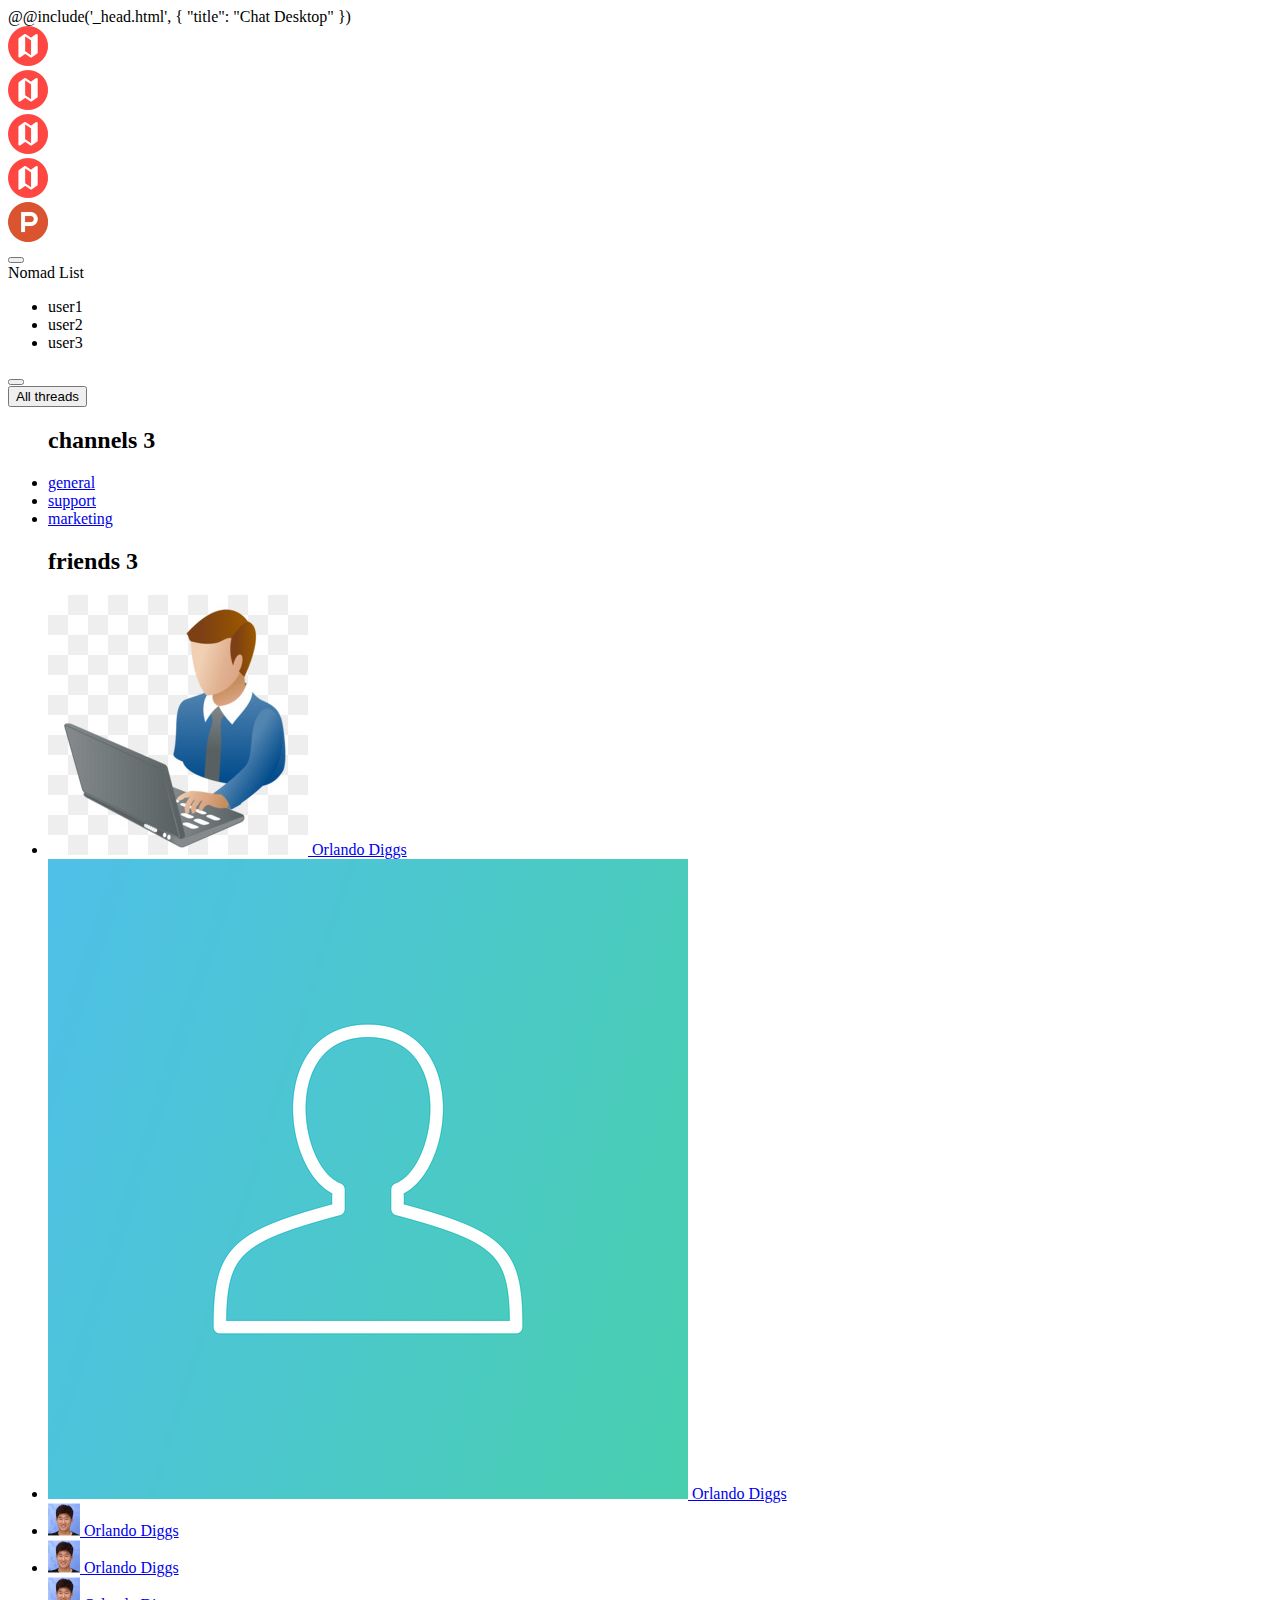
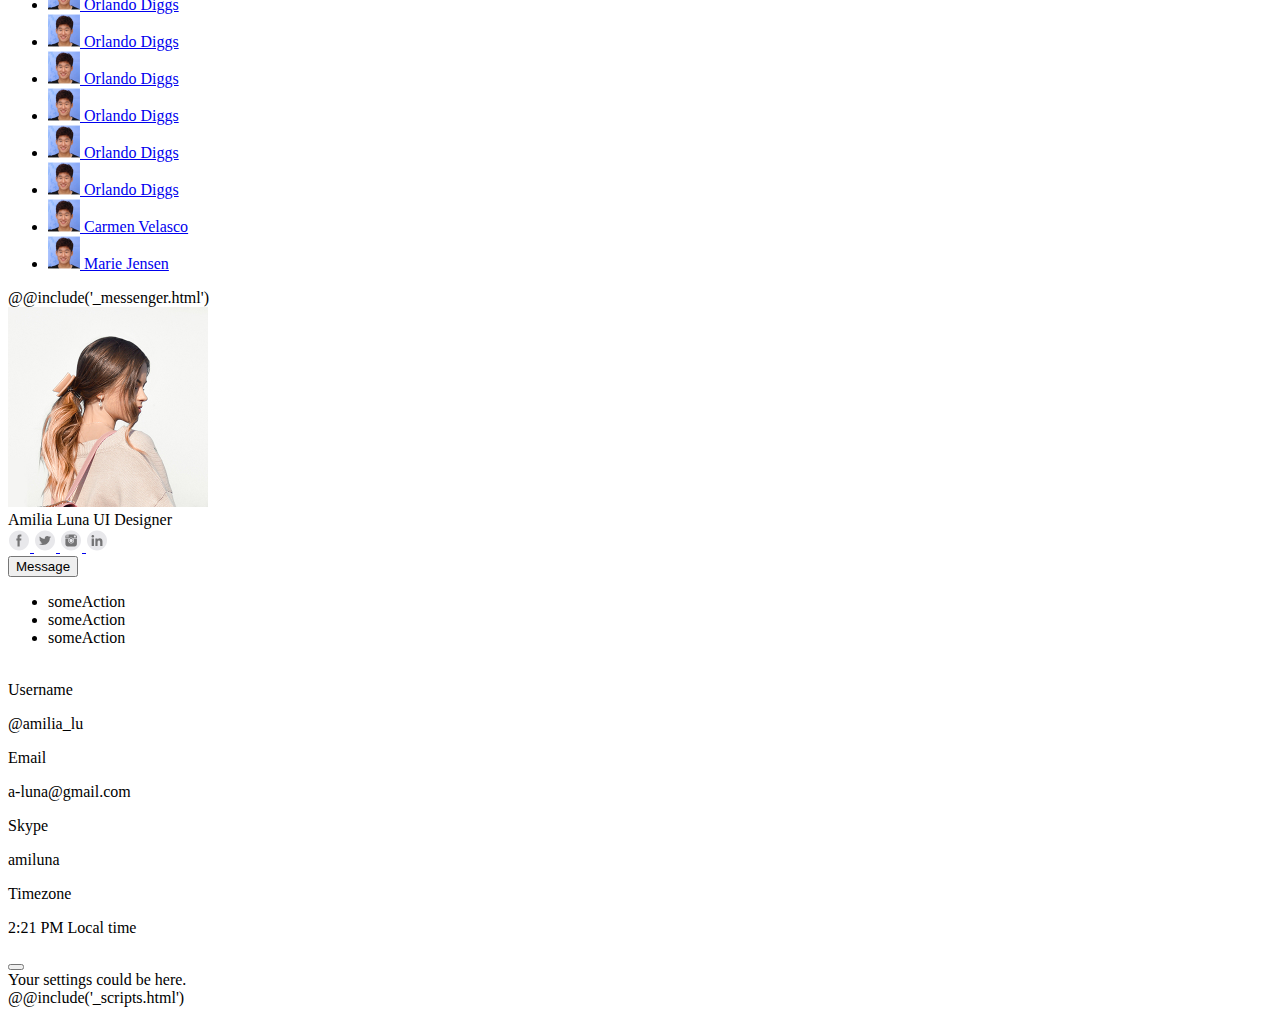
<file: #src/index.html>
<!DOCTYPE html>
<html lang="en">

@@include('_head.html', {
"title": "Chat Desktop"
})

<body>

    <main class="main">
        <div class="main__body">
            <section class='navigation'>
                <div class='navigation__body'>
                    <div class="chats scrollable">
                        <div class="chats__body">
                            <div class='chats__chat-ref active'>
                                <a href='#' target='_self'>
                                    <img src="img/chat1.jpg" alt='chat1'>
                                </a>
                            </div>
                            <div class='chats__chat-ref'>
                                <a href='#' target='_self'>
                                    <img src="img/chat1.jpg" alt='chat1'>
                                </a>
                            </div>
                            <div class='chats__chat-ref'>
                                <a href='#' target='_self'>
                                    <img src="img/chat1.jpg" alt='chat1'>
                                </a>
                            </div>
                            <div class='chats__chat-ref'>
                                <a href='#' target='_self'>
                                    <img src="img/chat1.jpg" alt='chat1'>
                                </a>
                            </div>
                            <div class='chats__chat-ref'>
                                <a href='#' target='_self'>
                                    <img src="img/chat2.jpg" alt='chat2'>
                                </a>
                            </div>
                        </div>
                        <button class="chats__add-chat _icon-createChat" aria-label='addChat' type='button'>
                        </button>
                    </div>
                    <div class="general-nav scrollable">
                        <div class="general-nav__body">
                            <div class="general-nav__block general-nav__main-block">
                                <div class="submenu-open-button chat-users__show-button">
                                    Nomad List
                                    <ul class="chat-users">
                                        <li class="chat-user">user1</li>
                                        <li class="chat-user">user2</li>
                                        <li class="chat-user">user3</li>
                                    </ul>
                                </div>
                                <button class="general-nav__settings _icon-settings" aria-label='general-settings'
                                    data-modal-link="settings" type='menu'>
                                </button>
                            </div>
                            <div class="general-nav__block">
                                <button class="threads-menu _icon-threadsIcon" aria-label='All treads' type='menu'>All
                                    threads</button>
                            </div>
                            <ul class="general-nav__block nav-list channels">
                                <h2 class="general-nav__title nav-list__info">channels <span>3</span></h2>
                                <li class="nav-list__elem channel">
                                    <a href='#' target='_blank' rel='noopener noreferrer'>general</a>
                                </li>
                                <li class="nav-list__elem channel">
                                    <a href='#' target='_blank' rel='noopener noreferrer'>support</a>
                                </li>
                                <li class="nav-list__elem channel">
                                    <a href='#' target='_blank' rel='noopener noreferrer'>marketing</a>
                                </li>
                            </ul>
                            <ul class="general-nav__block nav-list friends">
                                <h2 class="general-nav__title nav-list__info">friends <span>3</span></h2>
                                <li class="nav-list__elem friend">
                                    <a href="#">
                                        <div class="status-ball active"></div>
                                        <img class="friend__image" src="img/user2.jpg" alt="user">
                                        <span>Orlando Diggs</span>
                                    </a>
                                </li>
                                <li class="nav-list__elem friend">
                                    <a href="#">
                                        <div class="status-ball active"></div>
                                        <img class="friend__image" src="img/user3.jpg" alt="user">
                                        <span>Orlando Diggs</span>
                                    </a>
                                </li>
                                <li class="nav-list__elem friend">
                                    <a href="#">
                                        <div class="status-ball active"></div>
                                        <img class="friend__image" src="img/user1.jpg" alt="user">
                                        <span>Orlando Diggs</span>
                                    </a>
                                </li>
                                <li class="nav-list__elem friend">
                                    <a href="#">
                                        <div class="status-ball active"></div>
                                        <img class="friend__image" src="img/user1.jpg" alt="user">
                                        <span>Orlando Diggs</span>
                                    </a>
                                </li>
                                <li class="nav-list__elem friend">
                                    <a href="#">
                                        <div class="status-ball active"></div>
                                        <img class="friend__image" src="img/user1.jpg" alt="user">
                                        <span>Orlando Diggs</span>
                                    </a>
                                </li>
                                <li class="nav-list__elem friend">
                                    <a href="#">
                                        <div class="status-ball active"></div>
                                        <img class="friend__image" src="img/user1.jpg" alt="user">
                                        <span>Orlando Diggs</span>
                                    </a>
                                </li>
                                <li class="nav-list__elem friend">
                                    <a href="#">
                                        <div class="status-ball active"></div>
                                        <img class="friend__image" src="img/user1.jpg" alt="user">
                                        <span>Orlando Diggs</span>
                                    </a>
                                </li>
                                <li class="nav-list__elem friend">
                                    <a href="#">
                                        <div class="status-ball active"></div>
                                        <img class="friend__image" src="img/user1.jpg" alt="user">
                                        <span>Orlando Diggs</span>
                                    </a>
                                </li>
                                <li class="nav-list__elem friend">
                                    <a href="#">
                                        <div class="status-ball active"></div>
                                        <img class="friend__image" src="img/user1.jpg" alt="user">
                                        <span>Orlando Diggs</span>
                                    </a>
                                </li>
                                <li class="nav-list__elem friend">
                                    <a href="#">
                                        <div class="status-ball active"></div>
                                        <img class="friend__image" src="img/user1.jpg" alt="user">
                                        <span>Orlando Diggs</span>
                                    </a>
                                </li>
                                <li class="nav-list__elem friend">
                                    <a href="#">
                                        <div class="status-ball"></div>
                                        <img class="friend__image" src="img/user1.jpg" alt="user">
                                        <span>Carmen Velasco</span>
                                    </a>
                                </li>
                                <li class="nav-list__elem friend">
                                    <a href="#">
                                        <div class="status-ball"></div>
                                        <img class="friend__image" src="img/user1.jpg" alt="user">
                                        <span>Marie Jensen</span>
                                    </a>
                                </li>
                            </ul>
                        </div>
                    </div>
                </div>
            </section>
            @@include('_messenger.html')

            <section class='sidepanel scrollable'>
                <div class="sidepanel__body">
                    <div class="profile">
                        <div class="profile__image">
                            <img src="img/profileImage.jpg" alt="Amilia">
                        </div>
                        <div class="profile__body">
                            <span class="profile__name">
                                Amilia Luna <span class="status-ball active"></span>
                            </span>
                            <span class="profile__status">
                                UI Designer
                            </span>
                            <div class="profile__socials">
                                <a class="social" href='//facebook.com' target='_blank' rel='noopener noreferrer'>
                                    <img src="img/icons/facebook.svg" alt="facebook">
                                </a>
                                <a class="social" href='//twitter.com' target='_blank' rel='noopener noreferrer'>
                                    <img src="img/icons/twitter.svg" alt="twitter">
                                </a>
                                <a class="social" href='//instagram.com' target='_blank' rel='noopener noreferrer'>
                                    <img src="img/icons/instagram.svg" alt="instagram">
                                </a>
                                <a class="social" href='//linkedin.com' target='_blank' rel='noopener noreferrer'>
                                    <img src="img/icons/linkedin.svg" alt="linkedin">
                                </a>
                            </div>
                            <div class="profile__actions">
                                <button class="send-message-btn" aria-label='message' type='button'>Message</button>
                                <div class="profile__multiple-actions submenu-open-button">
                                    <ul class="">
                                        <li>someAction</li>
                                        <li>someAction</li>
                                        <li>someAction</li>
                                    </ul>
                                    <img src="img/icons/arrowMore-actions.svg" alt="moreActions">
                                </div>
                            </div>
                            <div class="profile__info-block">
                                <span class="profile__info-type">
                                    Username
                                </span>
                                <p class="profile__info">
                                    <span id="username">@amilia_lu</span>
                                </p>
                            </div>
                            <div class="profile__info-block">
                                <span class="profile__info-type">
                                    Email
                                </span>
                                <p class="profile__info">
                                    <span id="email">a-luna@gmail.com</span>
                                </p>
                            </div>
                            <div class="profile__info-block">
                                <span class="profile__info-type">
                                    Skype
                                </span>
                                <p class="profile__info">
                                    <span id="skype">amiluna</span>
                                </p>
                            </div>
                            <div class="profile__info-block">
                                <span class="profile__info-type">
                                    <span id="timezone">Timezone</span>
                                </span>
                                <p class="profile__info">
                                    <span id="profile-time">2:21 PM Local time</span>
                                </p>
                            </div>
                            <button id="profile-close" class="profile__close" aria-label='closeProfile' type='button'></button>
                        </div>
                    </div>
                </div>
            </section>
        </div>
    </main>

    <section id="settings" class='modal-window'>
        <div class="modal-window__body">
            <div class="modal-window__content">
                Your settings could be here.
            </div>
        </div>
    </section>
</body>
@@include('_scripts.html')

</html>
</file>
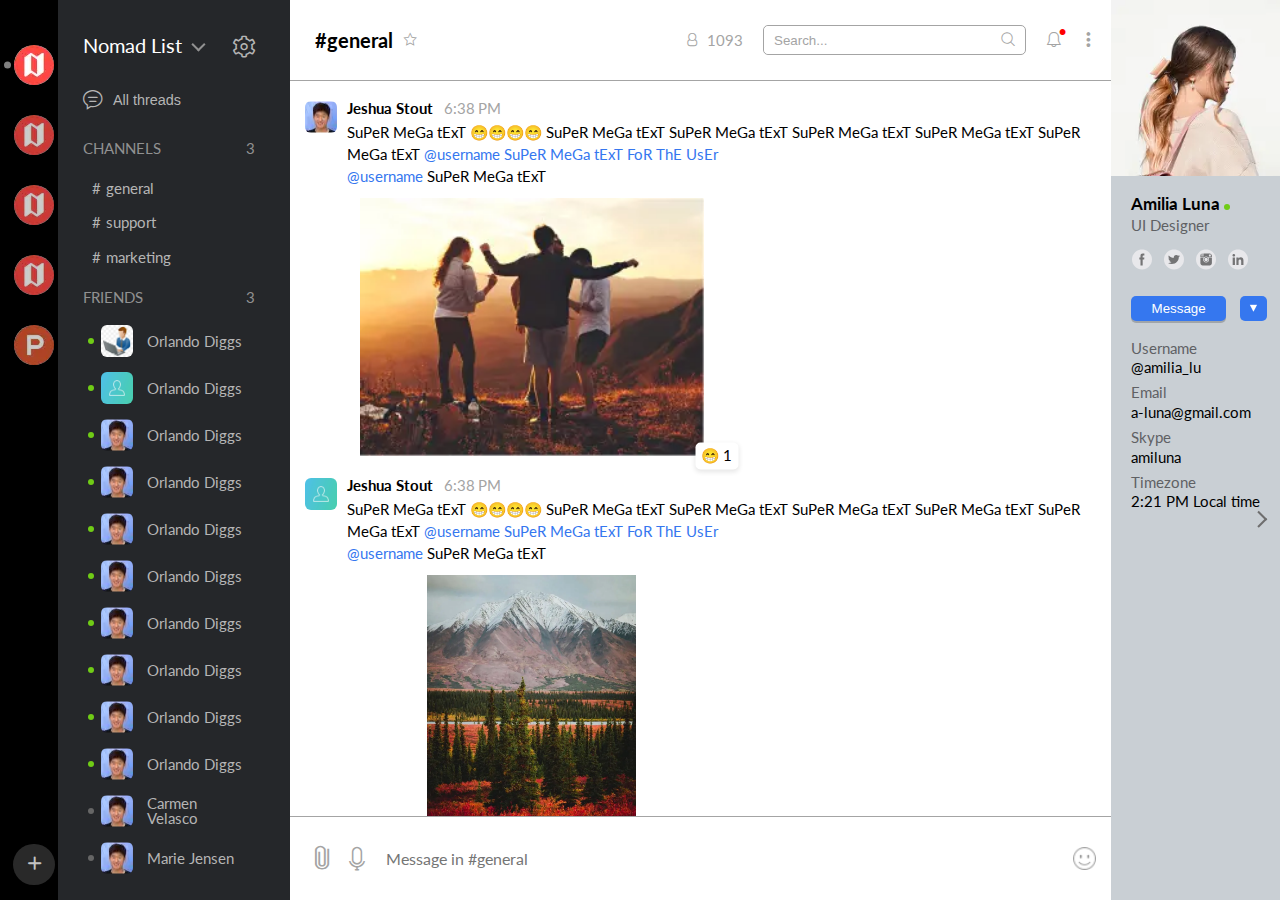
<file: ChatDesktop/index.html>
<!DOCTYPE html><html lang="en"><head>    <meta charset="UTF-8">    <meta http-equiv="X-UA-Compatible" content="IE=edge">    <meta name="viewport" content="width=device-width, initial-scale=1.0">    <!-- maximum-scale=1.0, user-scalable=0 does not allow content to be scaled on Android. -->    <!-- Disables forced link for phone number on iOS -->    <meta name="format-detection" content="telephone=no">    <meta name="description" content="Chat Desktop">    <link type="image/x-icon" rel="shortcut icon" href="images/favicon.ico">    <!-- <link rel="preload" href="fonts/Poppins-Light.woff" as="font" crossorigin> -->        <!-- SEO    <meta name="keywords" content="keyword1,">    <meta name="robots" content="none,noindex,nofollow,noimageindex,noarchive,nosnippet">    <meta name="Author" content="Author">    <meta name="Copyright" content="Copyright">    <meta name="Address" content="Address">     <! - Redirect (reload) the page. Delay in seconds; url=Site / page address ->        <meta http-equiv="refresh" content="S; url = URL">    Facebook    <! - site localization, for the Russian-language site ru_RU ->    <meta property="og:locale" content="ru_RU">    <! - content type, default is article ->    <meta property="og:type" content="article">    <! - the title of the page that will be displayed in the post of the social network ->    <meta property="og:title" content="META tags">    <! - page description ->    <meta property="og:description" content="Description of the page about META tags">    <! - link to the image that will be published in the post ->    <meta property="og:image" content="path">    <! - link to the current page ->    <meta property="og: url" content="path">    <! - site name ->    <meta property="og:site_name" content="Freelancer for life">    Twitter    <! - Map type, default is summary ->    <meta name="twitter: card" content="summary">    <! - Author name / login ->    <meta name="twitter: site" content="Ivan">    <! - Page title ->    <meta name="twitter: title" content="META tags">    <! - Page description ->    <meta name="twitter: description" content="about META tags">    <! - Link to image ->    <meta name="twitter: image" content="path">    -->        <link rel="stylesheet" href="css/style.min.css">        <title>Chat Desktop</title></head><body>    <main class="main">        <div class="main__body">            <section class='navigation'>                <div class='navigation__body'>                    <div class="chats scrollable">                        <div class="chats__body">                            <div class='chats__chat-ref active'>                                <a href='#' target='_self'>                                    <picture><source srcset="img/chat1.webp" type="image/webp"><img src="img/chat1.jpg" alt='chat1'></picture>                                </a>                            </div>                            <div class='chats__chat-ref'>                                <a href='#' target='_self'>                                    <picture><source srcset="img/chat1.webp" type="image/webp"><img src="img/chat1.jpg" alt='chat1'></picture>                                </a>                            </div>                            <div class='chats__chat-ref'>                                <a href='#' target='_self'>                                    <picture><source srcset="img/chat1.webp" type="image/webp"><img src="img/chat1.jpg" alt='chat1'></picture>                                </a>                            </div>                            <div class='chats__chat-ref'>                                <a href='#' target='_self'>                                    <picture><source srcset="img/chat1.webp" type="image/webp"><img src="img/chat1.jpg" alt='chat1'></picture>                                </a>                            </div>                            <div class='chats__chat-ref'>                                <a href='#' target='_self'>                                    <picture><source srcset="img/chat2.webp" type="image/webp"><img src="img/chat2.jpg" alt='chat2'></picture>                                </a>                            </div>                        </div>                        <button class="chats__add-chat _icon-createChat" aria-label='addChat' type='button'>                        </button>                    </div>                    <div class="general-nav scrollable">                        <div class="general-nav__body">                            <div class="general-nav__block general-nav__main-block">                                <div class="submenu-open-button chat-users__show-button">                                    Nomad List                                    <ul class="chat-users">                                        <li class="chat-user">user1</li>                                        <li class="chat-user">user2</li>                                        <li class="chat-user">user3</li>                                    </ul>                                </div>                                <button class="general-nav__settings _icon-settings" aria-label='general-settings'                                    data-modal-link="settings" type='menu'>                                </button>                            </div>                            <div class="general-nav__block">                                <button class="threads-menu _icon-threadsIcon" aria-label='All treads' type='menu'>All                                    threads</button>                            </div>                            <ul class="general-nav__block nav-list channels">                                <h2 class="general-nav__title nav-list__info">channels <span>3</span></h2>                                <li class="nav-list__elem channel">                                    <a href='#' target='_blank' rel='noopener noreferrer'>general</a>                                </li>                                <li class="nav-list__elem channel">                                    <a href='#' target='_blank' rel='noopener noreferrer'>support</a>                                </li>                                <li class="nav-list__elem channel">                                    <a href='#' target='_blank' rel='noopener noreferrer'>marketing</a>                                </li>                            </ul>                            <ul class="general-nav__block nav-list friends">                                <h2 class="general-nav__title nav-list__info">friends <span>3</span></h2>                                <li class="nav-list__elem friend">                                    <a href="#">                                        <div class="status-ball active"></div>                                        <picture><source srcset="img/user2.webp" type="image/webp"><img class="friend__image" src="img/user2.jpg" alt="user"></picture>                                        <span>Orlando Diggs</span>                                    </a>                                </li>                                <li class="nav-list__elem friend">                                    <a href="#">                                        <div class="status-ball active"></div>                                        <picture><source srcset="img/user3.webp" type="image/webp"><img class="friend__image" src="img/user3.jpg" alt="user"></picture>                                        <span>Orlando Diggs</span>                                    </a>                                </li>                                <li class="nav-list__elem friend">                                    <a href="#">                                        <div class="status-ball active"></div>                                        <picture><source srcset="img/user1.webp" type="image/webp"><img class="friend__image" src="img/user1.jpg" alt="user"></picture>                                        <span>Orlando Diggs</span>                                    </a>                                </li>                                <li class="nav-list__elem friend">                                    <a href="#">                                        <div class="status-ball active"></div>                                        <picture><source srcset="img/user1.webp" type="image/webp"><img class="friend__image" src="img/user1.jpg" alt="user"></picture>                                        <span>Orlando Diggs</span>                                    </a>                                </li>                                <li class="nav-list__elem friend">                                    <a href="#">                                        <div class="status-ball active"></div>                                        <picture><source srcset="img/user1.webp" type="image/webp"><img class="friend__image" src="img/user1.jpg" alt="user"></picture>                                        <span>Orlando Diggs</span>                                    </a>                                </li>                                <li class="nav-list__elem friend">                                    <a href="#">                                        <div class="status-ball active"></div>                                        <picture><source srcset="img/user1.webp" type="image/webp"><img class="friend__image" src="img/user1.jpg" alt="user"></picture>                                        <span>Orlando Diggs</span>                                    </a>                                </li>                                <li class="nav-list__elem friend">                                    <a href="#">                                        <div class="status-ball active"></div>                                        <picture><source srcset="img/user1.webp" type="image/webp"><img class="friend__image" src="img/user1.jpg" alt="user"></picture>                                        <span>Orlando Diggs</span>                                    </a>                                </li>                                <li class="nav-list__elem friend">                                    <a href="#">                                        <div class="status-ball active"></div>                                        <picture><source srcset="img/user1.webp" type="image/webp"><img class="friend__image" src="img/user1.jpg" alt="user"></picture>                                        <span>Orlando Diggs</span>                                    </a>                                </li>                                <li class="nav-list__elem friend">                                    <a href="#">                                        <div class="status-ball active"></div>                                        <picture><source srcset="img/user1.webp" type="image/webp"><img class="friend__image" src="img/user1.jpg" alt="user"></picture>                                        <span>Orlando Diggs</span>                                    </a>                                </li>                                <li class="nav-list__elem friend">                                    <a href="#">                                        <div class="status-ball active"></div>                                        <picture><source srcset="img/user1.webp" type="image/webp"><img class="friend__image" src="img/user1.jpg" alt="user"></picture>                                        <span>Orlando Diggs</span>                                    </a>                                </li>                                <li class="nav-list__elem friend">                                    <a href="#">                                        <div class="status-ball"></div>                                        <picture><source srcset="img/user1.webp" type="image/webp"><img class="friend__image" src="img/user1.jpg" alt="user"></picture>                                        <span>Carmen Velasco</span>                                    </a>                                </li>                                <li class="nav-list__elem friend">                                    <a href="#">                                        <div class="status-ball"></div>                                        <picture><source srcset="img/user1.webp" type="image/webp"><img class="friend__image" src="img/user1.jpg" alt="user"></picture>                                        <span>Marie Jensen</span>                                    </a>                                </li>                            </ul>                        </div>                    </div>                </div>            </section>            <section class="messenger">    <div class="messenger__body">        <div class="messenger__header messenger__block">            <div class="messenger__header-block">                <h1>general</h1>                <button class="_icon-favorites chat-button favorites" aria-label='favorite' type='button'></button>            </div>            <div class="messenger__header-block">                <span class="people-counter _icon-usersIcon">                    1093                </span>                <form class="searchbar">                    <input class="searchbar__input" type='text' placeholder='Search...' required>                    <button aria-label="Search" class="searchbar__submit _icon-search" type='submit'></button>                </form>                <div class="chat-button _icon-notifications action-menu action-menu__reverse notifications active">                    <div class="action-menu__body notifications__body">                        <span class="action-menu__element notifications__element">notification</span>                        <span class="action-menu__element notifications__element">notification</span>                        <span class="action-menu__element notifications__element">notification</span>                    </div>                </div>                <div class="chat-button _icon-chat-settings action-menu action-menu__reverse chat-settings">                    <div class="action-menu__body notifications__body">                        <span class="action-menu__element chat-settings__element">settings</span>                        <span class="action-menu__element chat-settings__element">settings</span>                        <span class="action-menu__element chat-settings__element">settings</span>                    </div>                </div>            </div>        </div>        <div class="messenger__main">            <section class="chat scrollable">                <div class="chat__body">                    <article class="message">                        <div class="message__author-image">                            <picture><source srcset="img/user1.webp" type="image/webp"><img src="img/user1.jpg" alt="user1"></picture>                        </div>                        <div class="message__body">                            <div class="message__header">                                <span class="message__author-name">Jeshua Stout</span>                                <span class="message__date">6:38</span><span class="message__day-time">pm</span>                            </div>                            <div class="message__main">                                <p class="message__text">                                    SuPeR MeGa tExT &#x1F601;&#x1F601;&#x1F601;&#x1F601;                                    SuPeR MeGa tExT                                    SuPeR MeGa tExT                                    SuPeR MeGa tExT                                    SuPeR MeGa tExT                                    SuPeR MeGa tExT                                    <span class="message__text-for-the-user">@username SuPeR MeGa tExT FoR ThE                                        UsEr</span>                                    <br>                                    <span class="message__text-for-the-user">@username</span>                                    SuPeR MeGa tExT                                </p>                            </div>                            <div class="message__footer">                                <div class="message__image">                                    <picture><source srcset="img/chat-photo.webp" type="image/webp"><img src="img/chat-photo.jpg" alt="photo1"></picture>                                    <div class="message__add-smiles-block">                                        <span>&#x1F601;</span> <span>&#x1F609;</span>                                        <span>&#x1F609;</span><span>&#x1F609;</span>                                    </div>                                    <div class="message__image-smiles">                                        <span>&#x1F601; 1</span>                                    </div>                                </div>                            </div>                        </div>                    </article>                    <article class="message">                        <div class="message__author-image">                            <picture><source srcset="img/user3.webp" type="image/webp"><img src="img/user3.jpg" alt="user1"></picture>                        </div>                        <div class="message__body">                            <div class="message__header">                                <span class="message__author-name">Jeshua Stout</span>                                <span class="message__date">6:38</span><span class="message__day-time">pm</span>                            </div>                            <div class="message__main">                                <p class="message__text">                                    SuPeR MeGa tExT &#x1F601;&#x1F601;&#x1F601;&#x1F601;                                    SuPeR MeGa tExT                                    SuPeR MeGa tExT                                    SuPeR MeGa tExT                                    SuPeR MeGa tExT                                    SuPeR MeGa tExT                                    <span class="message__text-for-the-user">@username SuPeR MeGa tExT FoR ThE                                        UsEr</span>                                    <br>                                    <span class="message__text-for-the-user">@username</span>                                    SuPeR MeGa tExT                                </p>                            </div>                            <div class="message__footer">                                <div class="message__image">                                    <picture><source srcset="img/chat-photo2.webp" type="image/webp"><img src="img/chat-photo2.jpg" alt="Alyaska"></picture>                                    <div class="message__add-smiles-block">                                        <span>&#x1F601;</span> <span>&#x1F609;</span>                                        <span>&#x1F609;</span><span>&#x1F609;</span>                                    </div>                                    <div class="message__image-smiles">                                        <span>&#x1F601; 1</span>                                    </div>                                </div>                            </div>                        </div>                    </article>                    <article class="message">                        <div class="message__author-image">                            <picture><source srcset="img/user2.webp" type="image/webp"><img src="img/user2.jpg" alt="user1"></picture>                        </div>                        <div class="message__body">                            <div class="message__header">                                <span class="message__author-name">Jeshua Stout</span>                                <span class="message__date">6:38</span><span class="message__day-time">pm</span>                            </div>                            <div class="message__main">                                <p class="message__text">                                    SuPeR MeGa tExT &#x1F601;&#x1F601;&#x1F601;&#x1F601;                                    SuPeR MeGa tExT                                    SuPeR MeGa tExT                                    SuPeR MeGa tExT                                    SuPeR MeGa tExT                                    SuPeR MeGa tExT                                    <span class="message__text-for-the-user">@username SuPeR MeGa tExT FoR ThE                                        UsEr</span>                                    <br>                                    <span class="message__text-for-the-user">@username</span>                                    SuPeR MeGa tExT                                </p>                            </div>                            <div class="message__footer">                                <div class="message__image">                                    <picture><source srcset="img/chat-photo4.webp" type="image/webp"><img src="img/chat-photo4.jpg" alt="photo1"></picture>                                    <div class="message__add-smiles-block">                                        <span>&#x1F601;</span> <span>&#x1F609;</span>                                        <span>&#x1F609;</span><span>&#x1F609;</span>                                    </div>                                    <div class="message__image-smiles">                                        <span>&#x1F601; 1</span>                                    </div>                                </div>                            </div>                        </div>                    </article>                    <div class="time-separator">                        <span></span>                        <p>Monday, October 22nd</p>                    </div>                    <article class="message">                        <div class="message__author-image">                            <picture><source srcset="img/user1.webp" type="image/webp"><img src="img/user1.jpg" alt="user1"></picture>                        </div>                        <div class="message__body">                            <div class="message__header">                                <span class="message__author-name">Jeshua Stout</span>                                <span class="message__date">6:38</span><span class="message__day-time">pm</span>                            </div>                            <div class="message__main">                                <p class="message__text">                                    <span class="message__text-for-the-user">@username SuPeR MeGa tExT FoR ThE                                        UsEr</span>                                    <br>                                    <span class="message__text-for-the-user">@username</span>                                    SuPeR MeGa tExT                                </p>                            </div>                            <div class="message__footer">                            </div>                        </div>                    </article>                    <article class="message">                        <div class="message__author-image">                            <picture><source srcset="img/user1.webp" type="image/webp"><img src="img/user1.jpg" alt="user1"></picture>                        </div>                        <div class="message__body">                            <div class="message__header">                                <span class="message__author-name">Jeshua Stout</span>                                <span class="message__date">6:38</span><span class="message__day-time">pm</span>                            </div>                            <div class="message__main">                                <p class="message__text">                                    SuPeR MeGa tExT                                    SuPeR MeGa tExT                                    SuPeR MeGa tExT                                    <!-- SuPeR MeGa tExT                                                                            SuPeR MeGa tExT                                                                            SuPeR MeGa tExT                                                                            <span class="message__text-for-the-user">@username SuPeR MeGa tExT FoR ThE                                                                                UsEr</span>                                                                            <br>                                                                            <span class="message__text-for-the-user">@username</span>                                                                            SuPeR MeGa tExT -->                                </p>                            </div>                            <div class="message__footer">                            </div>                        </div>                    </article>                </div>            </section>        </div>        <div class="messenger__footer messenger__block">            <form class="action-block" action='#'>                <div class="chat-button action-block__list action-block__files  _icon-attachFile action-menu">                    <div class="action-menu__body">                        <div class="action-menu__element">                            <label for="chat-image" class="action-block__lable">Image</label>                            <input class="action-block__labled-input" id="chat-image" type="file" accept="image/*">                        </div>                        <div class="action-menu__element">                            <label for="chat-doc" class="action-block__lable">Document</label>                            <input class="action-block__labled-input" id="chat-doc" type="file" accept=".doc">                        </div>                    </div>                </div>                <button id="chat-micro" class="action-block__micro _icon-micro" aria-label='micro'                    type='button'></button>                <textarea id="chat-text" class="action-block__message" id="input-message" type='text'                    placeholder='Message in #general' cols="1" rows="1" required></textarea>                <button id="chat-submit" class="_icon-submit action-block__submit unactive" aria-label='submit'                    type='submit'>submit</button>                <div class="chat-button action-block__emoji action-menu action-grid">                    <div class="action-menu__body action-grid__body">                        <div class="action-grid__wrapper">                            <span class="action-menu__element action-grid__element">                                &#x1F600;                            </span>                            <span class="action-menu__element action-grid__element">                                &#x1F601;                            </span>                            <span class="action-menu__element action-grid__element">                                &#x1F606;                            </span>                            <span class="action-menu__element action-grid__element">                                &#x1F609;                            </span>                        </div>                    </div>                </div>            </form>        </div>    </div></section>            <section class='sidepanel scrollable'>                <div class="sidepanel__body">                    <div class="profile">                        <div class="profile__image">                            <picture><source srcset="img/profileImage.webp" type="image/webp"><img src="img/profileImage.jpg" alt="Amilia"></picture>                        </div>                        <div class="profile__body">                            <span class="profile__name">                                Amilia Luna <span class="status-ball active"></span>                            </span>                            <span class="profile__status">                                UI Designer                            </span>                            <div class="profile__socials">                                <a class="social" href='//facebook.com' target='_blank' rel='noopener noreferrer'>                                    <picture><source srcset="img/icons/facebook.svg" type="image/webp"><img src="img/icons/facebook.svg" alt="facebook"></picture>                                </a>                                <a class="social" href='//twitter.com' target='_blank' rel='noopener noreferrer'>                                    <picture><source srcset="img/icons/twitter.svg" type="image/webp"><img src="img/icons/twitter.svg" alt="twitter"></picture>                                </a>                                <a class="social" href='//instagram.com' target='_blank' rel='noopener noreferrer'>                                    <picture><source srcset="img/icons/instagram.svg" type="image/webp"><img src="img/icons/instagram.svg" alt="instagram"></picture>                                </a>                                <a class="social" href='//linkedin.com' target='_blank' rel='noopener noreferrer'>                                    <picture><source srcset="img/icons/linkedin.svg" type="image/webp"><img src="img/icons/linkedin.svg" alt="linkedin"></picture>                                </a>                            </div>                            <div class="profile__actions">                                <button class="send-message-btn" aria-label='message' type='button'>Message</button>                                <div class="profile__multiple-actions submenu-open-button">                                    <ul class="">                                        <li>someAction</li>                                        <li>someAction</li>                                        <li>someAction</li>                                    </ul>                                    <picture><source srcset="img/icons/arrowMore-actions.svg" type="image/webp"><img src="img/icons/arrowMore-actions.svg" alt="moreActions"></picture>                                </div>                            </div>                            <div class="profile__info-block">                                <span class="profile__info-type">                                    Username                                </span>                                <p class="profile__info">                                    <span id="username">@amilia_lu</span>                                </p>                            </div>                            <div class="profile__info-block">                                <span class="profile__info-type">                                    Email                                </span>                                <p class="profile__info">                                    <span id="email">a-luna@gmail.com</span>                                </p>                            </div>                            <div class="profile__info-block">                                <span class="profile__info-type">                                    Skype                                </span>                                <p class="profile__info">                                    <span id="skype">amiluna</span>                                </p>                            </div>                            <div class="profile__info-block">                                <span class="profile__info-type">                                    <span id="timezone">Timezone</span>                                </span>                                <p class="profile__info">                                    <span id="profile-time">2:21 PM Local time</span>                                </p>                            </div>                            <button id="profile-close" class="profile__close" aria-label='closeProfile' type='button'></button>                        </div>                    </div>                </div>            </section>        </div>    </main>    <section id="settings" class='modal-window'>        <div class="modal-window__body">            <div class="modal-window__content">                Your settings could be here.            </div>        </div>    </section></body><script defer src="scripts/script.min.js"></script></html>
</file>
<file: ChatDesktop/css/style.min.css>
@charset "UTF-8";*{padding:0;margin:0;border:0}*,:after,:before{-webkit-box-sizing:border-box;box-sizing:border-box}::active,::focus{outline:0}a:active,a:focus{outline:0}aside,footer,header,nav{display:block}body,html{height:100%;width:100%;font-size:100%;line-height:1;font-size:14px;-ms-text-size-adjust:100%;-moz-text-size-adjust:100%;-webkit-text-size-adjust:100%}html{-webkit-tap-highlight-color:transparent}button:focus-visible,input:focus-visible,textarea:focus-visible{outline:0}input::-ms-clear{display:none}button{cursor:pointer;background:0 0}button::-moz-focus-inner{padding:0;border:0}a,a:visited{text-decoration:none}a:hover{text-decoration:none}ul li{list-style:none}img{vertical-align:top}h1,h2,h3,h4,h5,h6{font-size:inherit;font-weight:400}.messenger{background:#fff;-webkit-box-flex:1;-ms-flex:1 1 70%;flex:1 1 70%;min-width:580px;color:#a4a4a4}.messenger__body{display:-webkit-box;display:-ms-flexbox;display:flex;height:100%;-webkit-box-orient:vertical;-webkit-box-direction:normal;-ms-flex-flow:column nowrap;flex-flow:column nowrap}.messenger__header{display:-webkit-box;display:-ms-flexbox;display:flex;-webkit-box-pack:justify;-ms-flex-pack:justify;justify-content:space-between}.messenger__main{border-bottom:1px solid #a4a4a4;border-top:1px solid #a4a4a4;-webkit-box-flex:1;-ms-flex:1 0 auto;flex:1 0 auto;-webkit-box-align:end;-ms-flex-align:end;align-items:flex-end;display:-webkit-box;display:-ms-flexbox;display:flex;-webkit-box-orient:vertical;-webkit-box-direction:normal;-ms-flex-flow:column nowrap;flex-flow:column nowrap}.messenger__block{padding:25px 15px 25px 25px}.messenger__header-block{display:-webkit-box;display:-ms-flexbox;display:flex;-webkit-box-orient:horizontal;-webkit-box-direction:normal;-ms-flex-flow:row nowrap;flex-flow:row nowrap;-webkit-box-align:center;-ms-flex-align:center;align-items:center}.messenger h1{font-family:Lato bold;font-size:20px;color:#000}.messenger h1:before{content:'#'}.people-counter{padding:0 20px 0 20px}.people-counter::before{color:#a4a4a4;padding:0 5px 0 0}.notifications{padding:0 20px 0 20px;font-size:15px}.notifications.active{position:relative}.notifications.active:after{position:absolute;font-size:12px;color:red;content:'●';top:0;left:67%;-webkit-transform:translate(-50%,-50%);-ms-transform:translate(-50%,-50%);transform:translate(-50%,-50%)}.notifications__element{display:block;padding:10px 10px 10px 10px;background:#ebebeb}.chat-settings .action-menu__body{left:-15%}.chat-settings__element{display:block;padding:10px 10px 10px 10px;background:#ebebeb}.chat-button{cursor:pointer}.chat-button:hover{color:#000}.favorites{color:#a4a4a4;padding:0 10px 0 10px}.favorites.active::before{color:#e7c300}.chat{width:100%;height:200px;-webkit-box-flex:1;-ms-flex:1 0 auto;flex:1 0 auto;margin:0 5px 0 0;scrollbar-width:thin;scrollbar-color:#0000002a transparent!important}.chat::-webkit-scrollbar-thumb{border:6px solid #0000002a!important}.chat__body{padding:20px 20px 20px 20px}.message{display:-webkit-box;display:-ms-flexbox;display:flex;color:#000}.message__body{padding:0 0 10px 10px}.message__author-image img{display:block;border-radius:6px;width:32px;height:32px}.message__header{padding:0 0 5px 0}.message__author-name{font-family:Lato bold}.message__date{padding:0 0 0 7px;color:#a4a4a4}.message__day-time{text-transform:uppercase;padding:0 0 0 3px;color:#a4a4a4}.message__text{line-height:1.5}.message__text-for-the-user{color:#3577ef}.message__footer{margin:10px 0 10px 0}.message__image{display:inline-block;position:relative;padding:0 50% 35% 0}.message__image img{position:absolute;top:0;left:0;width:100%;height:100%;-o-object-fit:contain;object-fit:contain}.message__image:hover .message__add-smiles-block{visibility:visible;opacity:1;pointer-events:all}.message__add-smiles-block{visibility:hidden;opacity:0;pointer-events:none;-webkit-transition:all .2s ease;-o-transition:all .2s ease;transition:all .2s ease;display:-webkit-box;display:-ms-flexbox;display:flex;z-index:15;position:absolute;background:#fff;border-radius:5px;-webkit-box-shadow:0 2px 5px rgba(0,0,0,.1);box-shadow:0 2px 5px rgba(0,0,0,.1);text-align:center;bottom:0;left:50%;-webkit-transform:translate(-50%,50%);-ms-transform:translate(-50%,50%);transform:translate(-50%,50%)}.message__add-smiles-block span{display:inline-block;cursor:pointer;padding:15px 15px 15px 15px}.message__add-smiles-block span:hover{background:#0000001c}.message__image-smiles{position:absolute;bottom:0;right:0;-webkit-transform:translate(50%,50%);-ms-transform:translate(50%,50%);transform:translate(50%,50%);z-index:3;background:#fff;border-radius:5px;padding:6px 6px 6px 6px;-webkit-box-shadow:0 2px 5px rgba(0,0,0,.1);box-shadow:0 2px 5px rgba(0,0,0,.1)}.time-separator{position:relative;color:#8d8d8d;padding:15px 0 15px 0}.time-separator p{position:absolute;top:50%;left:50%;-webkit-transform:translate(-50%,-50%);-ms-transform:translate(-50%,-50%);transform:translate(-50%,-50%);z-index:2;background:#fff;padding:0 15px 0 15px}.time-separator span{position:relative;display:block;z-index:0;width:100%;height:2px;background:#dad8d8}.action-block{display:-webkit-box;display:-ms-flexbox;display:flex;-webkit-box-align:center;-ms-flex-align:center;align-items:center}.action-block__files{font-size:calc(18px + (22 - 18) * ((100vw - 320px)/ (1000 - 320)));padding:0 10px 0 0}.action-block__labled-input{display:none}.action-block__micro{font-size:calc(18px + (22 - 18) * ((100vw - 320px)/ (1000 - 320)));padding:0 10px 0 10px;-webkit-transform:translate(0,7%);-ms-transform:translate(0,7%);transform:translate(0,7%);color:#a4a4a4}.action-block__message{-webkit-box-flex:1;-ms-flex:1 0 auto;flex:1 0 auto;font-size:calc(13px + (15 - 13) * ((100vw - 320px)/ (1000 - 320)));font-family:Lato;padding:7px 5px 7px 10px;overflow:hidden;resize:none}.action-block__message:focus::-webkit-input-placeholder{opacity:0}.action-block__message:focus::-moz-placeholder{opacity:0}.action-block__message:focus:-ms-input-placeholder{opacity:0}.action-block__message:focus::-ms-input-placeholder{opacity:0}.action-block__message:focus::placeholder{opacity:0}.action-block__message::-webkit-input-placeholder{-webkit-transition:all .2s ease;transition:all .2s ease}.action-block__message::-moz-placeholder{-moz-transition:all .2s ease;transition:all .2s ease}.action-block__message:-ms-input-placeholder{-ms-transition:all .2s ease;transition:all .2s ease}.action-block__message::-ms-input-placeholder{-ms-transition:all .2s ease;transition:all .2s ease}.action-block__message::placeholder{-webkit-transition:all .2s ease;-o-transition:all .2s ease;transition:all .2s ease}.action-block__submit{-webkit-transition:all .2s ease;-o-transition:all .2s ease;transition:all .2s ease}.action-block__submit.unactive{overflow:hidden;visibility:hidden;opacity:0;pointer-events:none}.action-block__submit::before{font-size:calc(18px + (22 - 18) * ((100vw - 320px)/ (1000 - 320)));color:#a4a4a4}.action-block__emoji{background:url(../img/icons/emoji.png) no-repeat center/contain;display:block;width:calc(18px + (22 - 18) * ((100vw - 320px)/ (1000 - 320)));height:calc(18px + (22 - 18) * ((100vw - 320px)/ (1000 - 320)))}.action-block__emoji .action-grid__body{left:-65%}.action-block__emoji span:hover{text-decoration:none}.action-menu{position:relative}.action-menu:hover .action-menu__body{opacity:1;visibility:visible;pointer-events:all}.action-menu__body{opacity:0;visibility:hidden;pointer-events:none;position:absolute;bottom:100%;left:50%;-webkit-transform:translate(-50%,0);-ms-transform:translate(-50%,0);transform:translate(-50%,0);text-align:center;padding:0 0 20px 0;-webkit-transition:all .2s ease;-o-transition:all .2s ease;transition:all .2s ease}.action-menu__element{padding:10px 5px 10px 5px;background:#ebebeb}.action-menu__element *{cursor:pointer}.action-menu__element:hover{text-decoration:underline}.action-menu__reverse .action-menu__body{top:50%;padding:20px 0 0 0}.action-grid__wrapper{background:#ebebeb;display:grid;grid-template:'em em em' 1fr 'em em em' 1fr/1fr 1fr 1fr}.action-grid__body{left:0}.action-grid__element{padding:8px 8px 8px 8px}.action-grid__element:hover{background:#ffffff67}.searchbar{display:-webkit-box;display:-ms-flexbox;display:flex;background:#fff;height:30px;border:1px solid #a4a4a4;border-radius:5px}.searchbar *{height:100%}.searchbar__input{padding:0 0 0 10px;border-top-left-radius:5px;border-bottom-left-radius:5px;color:#a4a4a4;width:calc(100px + (190 - 100) * ((100vw - 320px)/ (1000 - 320)))}.searchbar__input::-webkit-input-placeholder{color:#a4a4a4}.searchbar__input::-moz-placeholder{color:#a4a4a4}.searchbar__input:-ms-input-placeholder{color:#a4a4a4}.searchbar__input::-ms-input-placeholder{color:#a4a4a4}.searchbar__input::placeholder{color:#a4a4a4}.searchbar__submit{display:-webkit-box;display:-ms-flexbox;display:flex;-webkit-box-align:center;-ms-flex-align:center;align-items:center;padding:0 10px 0 10px;-webkit-transition:all .3s ease;-o-transition:all .3s ease;transition:all .3s ease}.searchbar__submit:before{color:#a4a4a4}.searchbar__submit:hover:before{color:#000}@font-face{font-family:icons;font-display:swap;src:url(../fonts/icons.woff) format("woff"),url(../fonts/icons.woff2) format("woff2");font-weight:400;font-style:normal}@font-face{font-family:"Lato bold";font-display:swap;src:url(../fonts/Lato-Bold.woff) format("woff"),url(../fonts/Lato-Bold.woff2) format("woff2");font-weight:700;font-style:bold}@font-face{font-family:Lato;font-display:swap;src:url(../fonts/Lato-Regular.woff) format("woff"),url(../fonts/Lato-Regular.woff2) format("woff2");font-weight:400;font-style:normal}@font-face{font-family:icons;src:url(../fonts/icons.woff) format("woff"),url(../fonts/icons.woff2#icons) format("woff2");font-weight:400;font-style:normal;font-display:block}[class*=" _icon-"]:before,[class^="_icon-"]:before{font-family:icons!important;font-style:normal;font-weight:400;font-variant:normal;text-transform:none;line-height:1;-webkit-font-smoothing:antialiased;-moz-osx-font-smoothing:grayscale}[class*=" _icon-"]:before,[class^="_icon-"]:before{display:inline-block}._icon-threadsIcon:before{content:"\e900"}._icon-usersIcon:before{content:"\e901"}._icon-settings:before{content:"\e902"}._icon-search:before{content:"\e903"}._icon-micro:before{content:"\e904"}._icon-notifications:before{content:"\e905"}._icon-favorites:before{content:"\e906"}._icon-createChat:before{content:"\e907"}._icon-closeProfile:before{content:"\e908"}._icon-attachFile:before{content:"\e909"}._icon-submit:before{content:"\e90a"}._icon-chat-settings:before{content:"\e90b"}body{height:100%;color:#000;font-family:Lato;font-size:calc(12px + (14 - 12) * ((100vw - 320px)/ (1000 - 320)));overflow:hidden}body button{color:#fff}.main{width:100%;overflow:hidden;background:#fff}.main__body{-webkit-box-flex:1;-ms-flex:1 0 100%;flex:1 0 100%;height:100vh;display:-webkit-box;display:-ms-flexbox;display:flex;background:#fff}.navigation{background:#25272a;min-width:290px;-webkit-box-flex:1;-ms-flex:1 1 20%;flex:1 1 20%;color:#b5b5b5}.navigation button{color:#b5b5b5}.navigation a{color:#b5b5b5}.navigation__body{display:grid;grid-template:'el' 1fr/1fr 4fr;height:100%}.chats{display:-webkit-box;display:-ms-flexbox;display:flex;-webkit-box-orient:vertical;-webkit-box-direction:normal;-ms-flex-flow:column nowrap;flex-flow:column nowrap;-webkit-box-align:center;-ms-flex-align:center;align-items:center;-webkit-box-pack:justify;-ms-flex-pack:justify;justify-content:space-between;overflow-x:hidden;margin:0 -10px 0 0;padding:15px 0 15px 0;background:#000}.chats__body{padding:15px 15px 15px 15px}.chats__chat-ref{padding:15px 0 15px 0;cursor:pointer}.chats__chat-ref:hover img{-webkit-box-shadow:0 0 20px #9b9b9b94;box-shadow:0 0 20px #9b9b9b94}.chats__chat-ref img{width:40px;height:40px;-webkit-filter:brightness(80%);filter:brightness(80%);border-radius:50%}.chats__chat-ref.active{position:relative}.chats__chat-ref.active::before{position:absolute;top:50%;-webkit-transform:translate(0,-50%);-ms-transform:translate(0,-50%);transform:translate(0,-50%);left:-10px;content:'';width:7px;height:7px;background:gray;border-radius:50%}.chats__chat-ref.active img{-webkit-filter:brightness(100%);filter:brightness(100%)}.chats__add-chat{min-height:41.5px;width:41.5px;height:41.5px;background:#292929;border-radius:50%;position:relative;-webkit-transition:all .2s ease;-o-transition:all .2s ease;transition:all .2s ease}.chats__add-chat:hover{background:#bb2323}.chats__add-chat:hover::before{color:#fff}.chats__add-chat:before{position:absolute;top:50%;left:50%;-webkit-transform:translate(-50%,-50%);-ms-transform:translate(-50%,-50%);transform:translate(-50%,-50%);color:#c2c2c2}.general-nav{-webkit-box-flex:1;-ms-flex:1 0 auto;flex:1 0 auto;background:#25272a;margin:0 10px 0 0}.general-nav__body{padding:35px 25px 10px 25px}.general-nav__block{padding:0 0 15px 0}.general-nav__block:last-child{padding-bottom:0}.general-nav__main-block{display:-webkit-box;display:-ms-flexbox;display:flex;-webkit-box-pack:justify;-ms-flex-pack:justify;justify-content:space-between;-webkit-box-align:start;-ms-flex-align:start;align-items:flex-start}.general-nav__title{text-transform:uppercase;display:-webkit-box;display:-ms-flexbox;display:flex;-webkit-box-pack:justify;-ms-flex-pack:justify;justify-content:space-between;margin:0 0 15px 0;color:#919191}.general-nav__settings::before{font-size:calc(18px + (22 - 18) * ((100vw - 320px)/ (1000 - 320)))}.chat-users{position:absolute;display:inline-block;top:150%;left:0;background:#919191;color:#000;max-width:100px;overflow:hidden;visibility:hidden;opacity:0;pointer-events:none;-webkit-transition:all .2s ease;-o-transition:all .2s ease;transition:all .2s ease}.chat-users.show{overflow:auto;visibility:visible;opacity:1;pointer-events:all}.chat-users__show-button{cursor:pointer;position:relative;font-size:20px;color:#fff}.chat-users__show-button.active:after{margin:3px 0 0 7px;-webkit-transform:rotate(-45deg);-ms-transform:rotate(-45deg);transform:rotate(-45deg)}.chat-users__show-button:after{content:'';display:inline-block;margin:0 0 0 10px;padding:4px 4px 4px 4px;border-top:2px solid #919191;border-right:2px solid #919191;-webkit-transform:rotate(135deg) translate(0,50%);-ms-transform:rotate(135deg) translate(0,50%);transform:rotate(135deg) translate(0,50%);-webkit-transition:all .2s ease;-o-transition:all .2s ease;transition:all .2s ease}.chat-users .chat-user{padding:10px 10px 10px 10px;-webkit-transition:all .2s ease;-o-transition:all .2s ease;transition:all .2s ease}.chat-users .chat-user:hover{background:#444;color:#fff}.threads-menu{display:-webkit-box;display:-ms-flexbox;display:flex;-webkit-box-pack:center;-ms-flex-pack:center;justify-content:center;-webkit-box-align:center;-ms-flex-align:center;align-items:center;font-size:calc(13px + (14 - 13) * ((100vw - 320px)/ (1000 - 320)));margin:15px 0 15px 0}.threads-menu:hover::before{color:#fff}.threads-menu::before{-webkit-transition:all .1s ease;-o-transition:all .1s ease;transition:all .1s ease;padding:0 10px 0 0;font-size:calc(18px + (20 - 18) * ((100vw - 320px)/ (1000 - 320)))}.nav-list__elem a{display:block;padding:10px 0 10px 5%;-webkit-transition:all .1s ease;-o-transition:all .1s ease;transition:all .1s ease}.nav-list__elem a:hover{color:#fff;background:#3f3f3f;border-radius:5px}.channels .channel a:before{content:'#';padding:0 5px 0 0}.friends .friend{margin:0 0 5px 0}.friends .friend:last-child{margin-bottom:0}.friends .friend a{display:-webkit-box;display:-ms-flexbox;display:flex;-webkit-box-align:center;-ms-flex-align:center;align-items:center;padding:5px;width:100%}.friends .friend span{padding:0 0 0 7px}.friends .friend__image{width:32px;height:32px;margin:0 7px 0 7px;border-radius:6px}.sidepanel{background:#c9cfd4;-webkit-box-flex:1;-ms-flex:1 1 15%;flex:1 1 15%;overflow:auto;margin:0 -7px 0 0}.sidepanel__body{display:-webkit-box;display:-ms-flexbox;display:flex;-webkit-box-pack:center;-ms-flex-pack:center;justify-content:center;-webkit-box-align:center;-ms-flex-align:center;align-items:center}.sidepanel__list{-webkit-box-orient:vertical;-webkit-box-direction:normal;-ms-flex-flow:column nowrap;flex-flow:column nowrap}.profile{width:100%;color:#5f6164}.profile__body{position:relative;padding:20px 20px 20px 20px}.profile__image{width:100%}.profile__image img{width:100%;height:100%;-o-object-fit:contain;object-fit:contain}.profile__name{display:block;padding:0 0 5px 0;color:#000;font-family:Lato bold;font-size:calc(14px + (16 - 14) * ((100vw - 320px)/ (1000 - 320)))}.profile__status{display:block}.profile__socials{display:-webkit-box;display:-ms-flexbox;display:flex;-webkit-box-orient:horizontal;-webkit-box-direction:normal;-ms-flex-flow:row wrap;flex-flow:row wrap;margin:0 -5px 0 -5px;padding:10px 0 10px 0}.profile__socials img{padding:5px 5px 5px 5px}.profile__actions{display:-webkit-box;display:-ms-flexbox;display:flex;-webkit-box-orient:horizontal;-webkit-box-direction:normal;-ms-flex-flow:row wrap;flex-flow:row wrap;-webkit-box-pack:justify;-ms-flex-pack:justify;justify-content:space-between;padding:10px 0 20px 0}.profile__multiple-actions{position:relative;cursor:pointer;background:#3577ef;border-radius:5px;padding:5px 5px 5px 5px;width:20%;min-width:27px}.profile__multiple-actions.active ul{visibility:visible;opacity:1;pointer-events:all}.profile__multiple-actions.active img{-webkit-transform:translate(-50%,-50%) rotate(180deg);-ms-transform:translate(-50%,-50%) rotate(180deg);transform:translate(-50%,-50%) rotate(180deg)}.profile__multiple-actions img{position:relative;top:50%;left:50%;-webkit-transform:translate(-50%,-50%);-ms-transform:translate(-50%,-50%);transform:translate(-50%,-50%);width:50%;height:50%;-webkit-transition:all .2s ease;-o-transition:all .2s ease;transition:all .2s ease}.profile__multiple-actions img::-moz-selection{color:none;background:0 0}.profile__multiple-actions img::selection{color:none;background:0 0}.profile__multiple-actions ul{position:absolute;top:150%;right:0;visibility:hidden;opacity:0;pointer-events:none;-webkit-transition:all .2s ease;-o-transition:all .2s ease;transition:all .2s ease}.profile__multiple-actions ul li{background:#6e6e6e;color:#fff;padding:5px 5px 5px 5px}.profile__info-block{padding:0 0 10px 0}.profile__info-block:last-child{padding-bottom:0}.profile__info-type{display:inline-block;padding:0 0 5px 0}.profile__info{color:#000}.profile__close{position:absolute;bottom:5%;right:10%;display:inline-block;padding:5px 5px 5px 5px;width:10px;height:10px;border-top:2px solid #6e6e6e;border-right:2px solid #6e6e6e;-webkit-transform:rotate(45deg) translateY(50%);-ms-transform:rotate(45deg) translateY(50%);transform:rotate(45deg) translateY(50%)}.profile__close:hover{border-top:3px solid #575454;border-right:3px solid #575454}.send-message-btn{background:#3577ef;border-radius:5px;padding:5px 5px 5px 5px;margin:0 5px 0 0;width:70%;-webkit-transition:all .2s ease;-o-transition:all .2s ease;transition:all .2s ease;-webkit-box-shadow:0 2px 0 rgba(0,0,0,.2);box-shadow:0 2px 0 rgba(0,0,0,.2)}.send-message-btn:active{-webkit-transform:translate(0,2px);-ms-transform:translate(0,2px);transform:translate(0,2px)}.status-ball{display:inline-block;width:6px;height:6px;background:#666;border-radius:50%}.status-ball.active{background:#70cc16}.scrollable{overflow-y:scroll;scrollbar-width:thin;scrollbar-color:#ffffff3f transparent}.scrollable::-webkit-scrollbar{height:auto;width:7px}.scrollable::-webkit-scrollbar-track{background:0 0}.scrollable::-webkit-scrollbar-thumb{background-color:transparent;border-radius:3px;border:6px solid #ffffff3f}.modal-window{position:fixed;z-index:15;top:0;left:0;background:#00000046;width:100%;height:100%;overflow:hidden;opacity:0;pointer-events:none;-webkit-transition:all .5s ease;-o-transition:all .5s ease;transition:all .5s ease}.modal-window.active{overflow-y:auto;opacity:1;pointer-events:all}.modal-window__body{display:-webkit-box;display:-ms-flexbox;display:flex;height:100%;-webkit-box-pack:center;-ms-flex-pack:center;justify-content:center;-webkit-box-align:center;-ms-flex-align:center;align-items:center}.modal-window__content{background:#000;text-align:center;color:#fff}@media (max-width:1160px){.profile__multiple-actions{margin:5px 0 5px 0}.send-message-btn{width:100%}}@media (min-width:426px) and (max-width:768px){html{-ms-overflow-style:none;scrollbar-width:none}html ::-webkit-scrollbar{width:0}}
</file>
